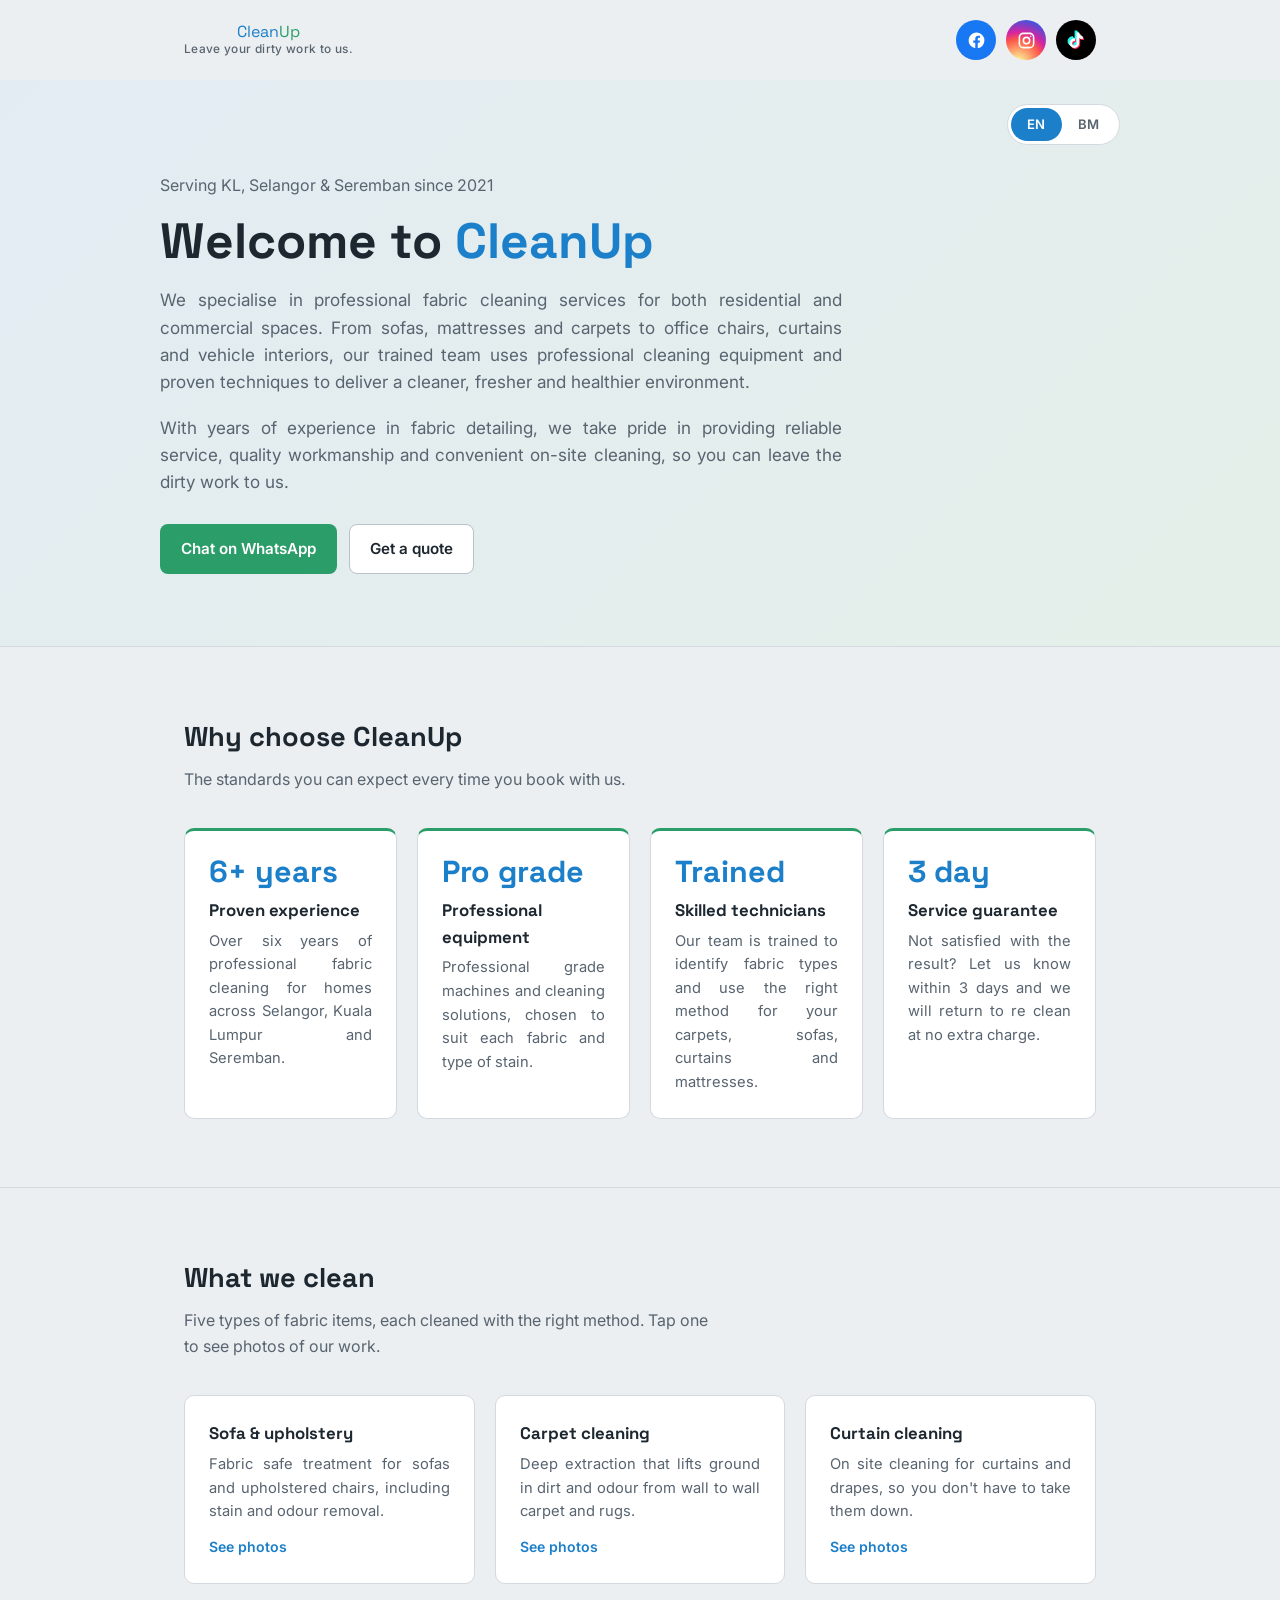
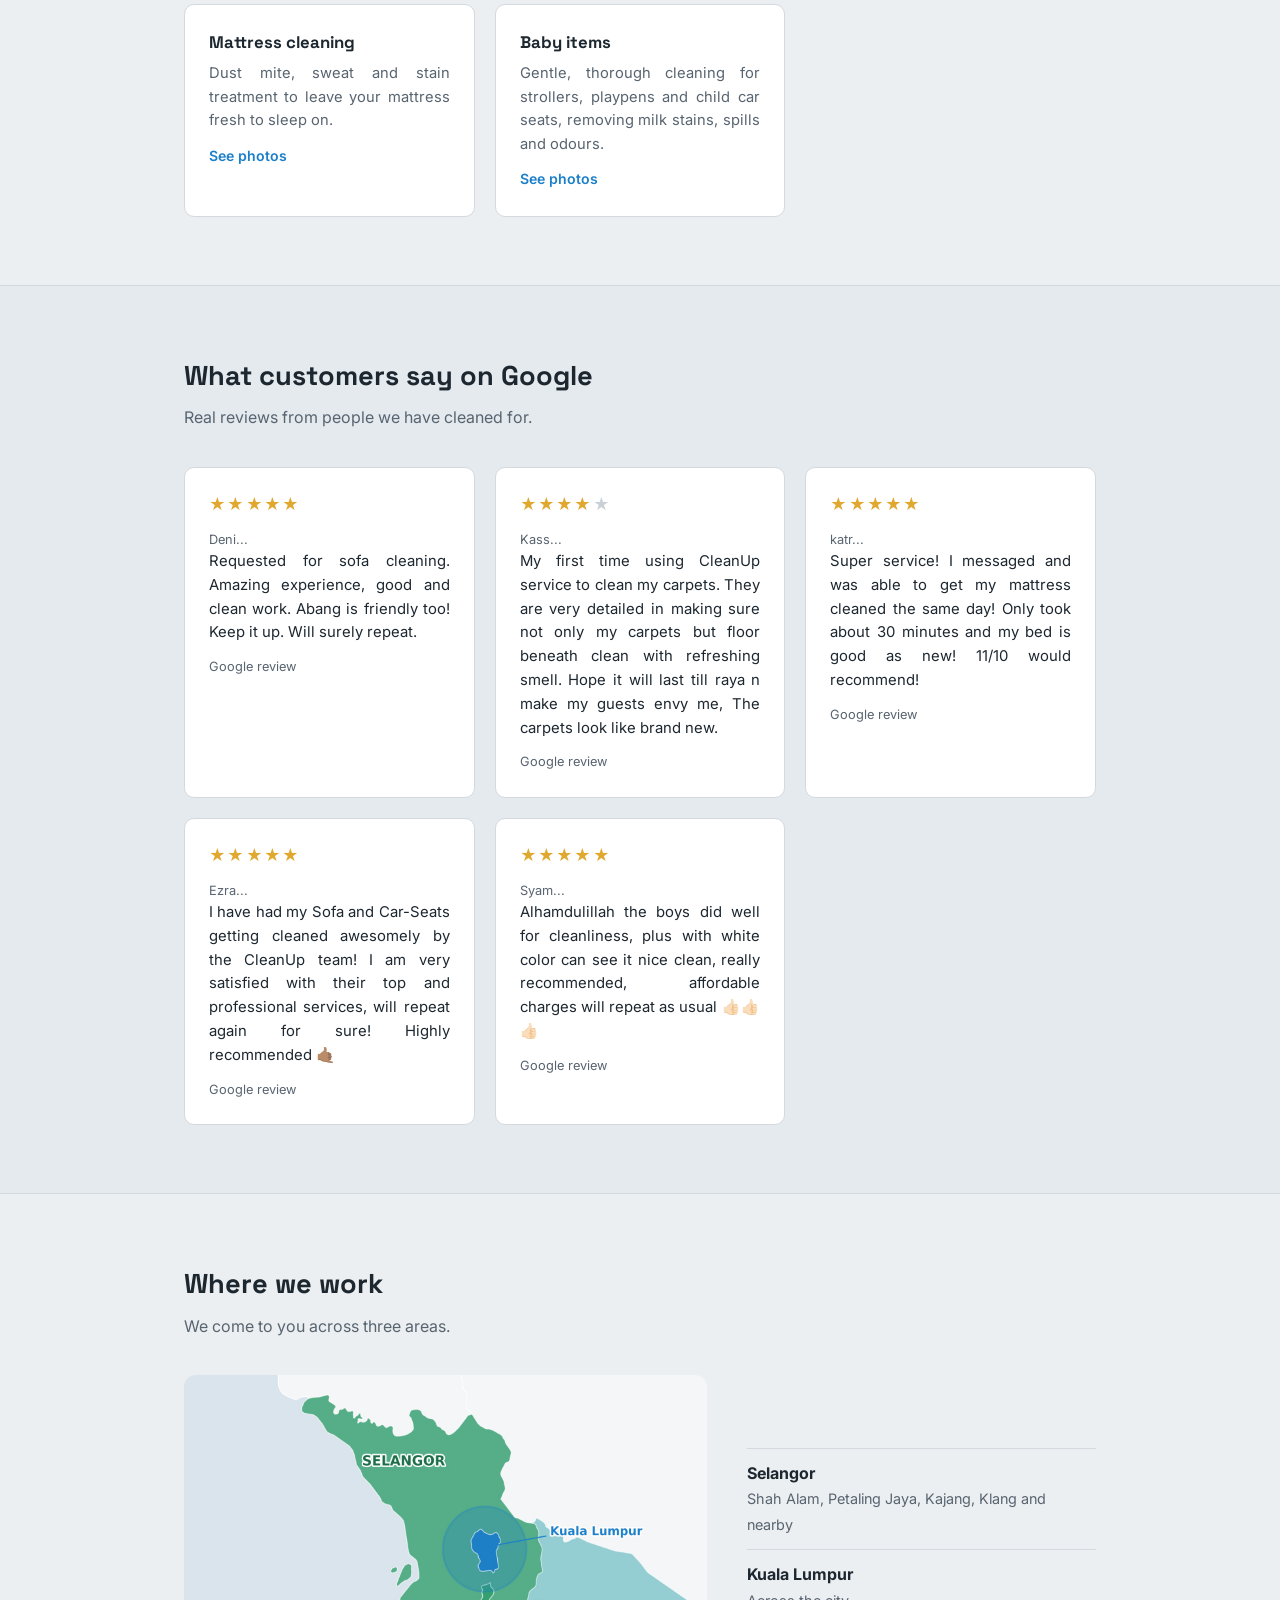
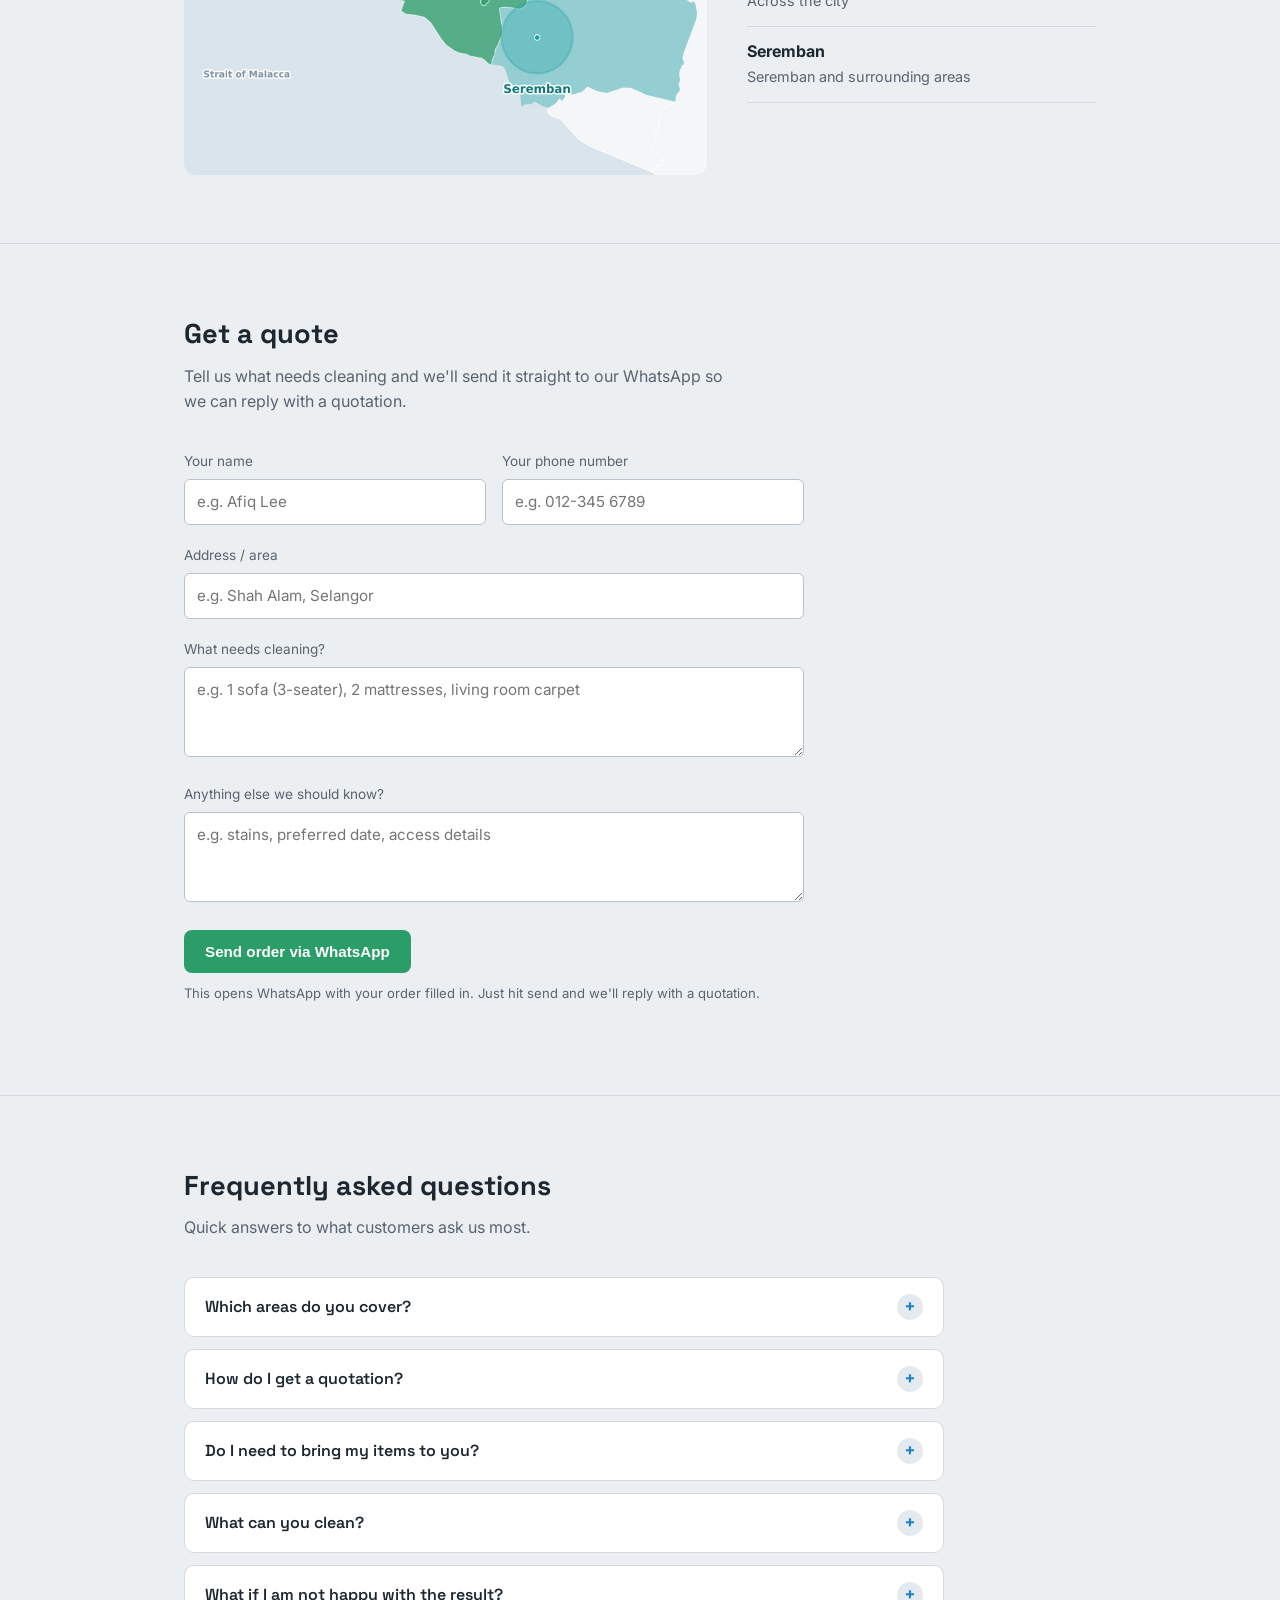
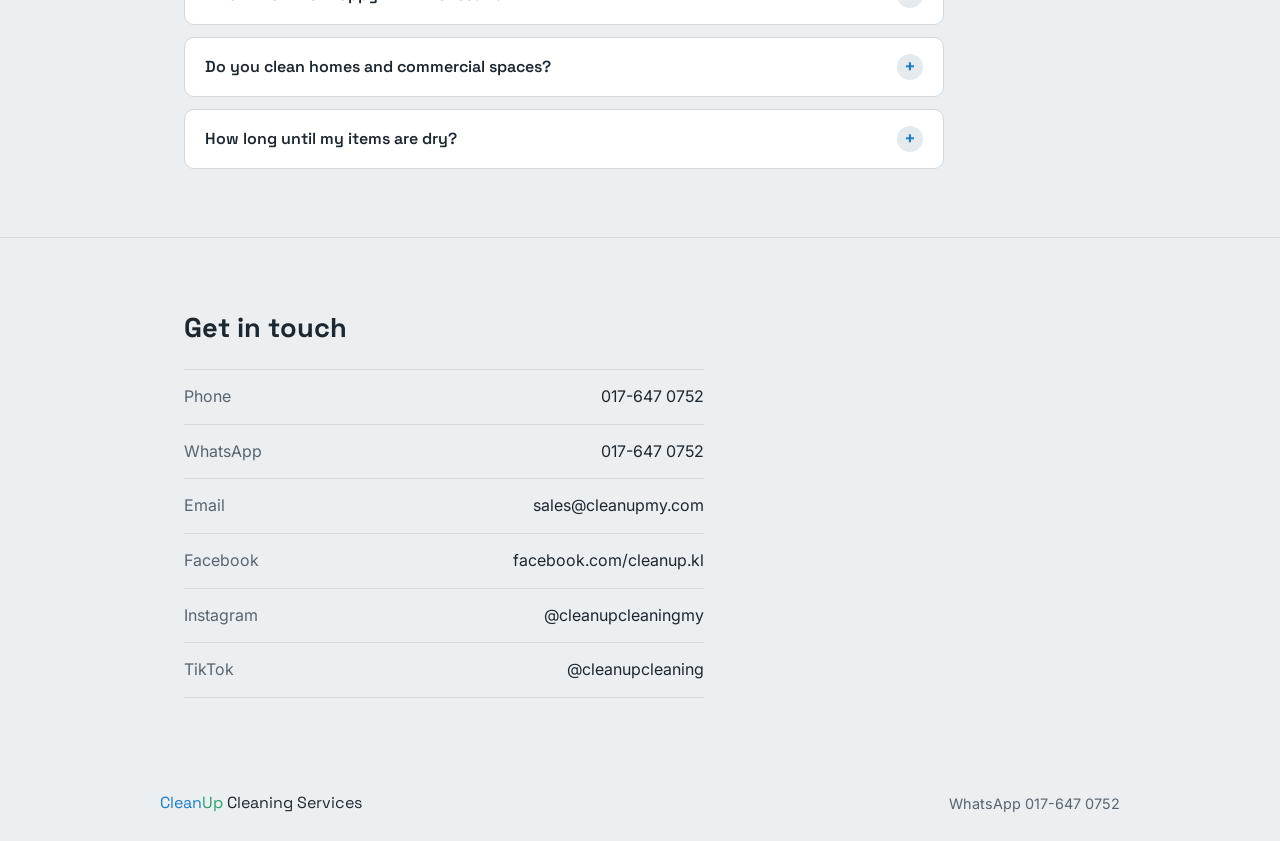
<file: index.html>
<!DOCTYPE html>
<html lang="en">

<head>
  <meta charset="UTF-8">
  <meta name="viewport" content="width=device-width, initial-scale=1, viewport-fit=cover">
  <title>CleanUp Cleaning Services</title>
  <link rel="preconnect" href="https://fonts.googleapis.com">
  <link rel="preconnect" href="https://fonts.gstatic.com" crossorigin>
  <link
    href="https://fonts.googleapis.com/css2?family=Space+Grotesk:wght@500;600;700&family=Inter:wght@400;500;600&display=swap"
    rel="stylesheet">
  <link rel="stylesheet" href="style.css">
</head>

<body>
  <header class="nav">
    <a class="logo" href="index.html">
      <span class="logo-text"><span>Clean</span><span>Up</span></span>
      <small class="tagline" data-i18n="tagline">Leave your dirty work to us.</small>
    </a>
    <nav class="social" aria-label="Social media">
      <a class="fb" href="https://www.facebook.com/cleanup.kl/" target="_blank" rel="noopener"
        aria-label="Facebook"><svg viewBox="0 0 24 24">
          <path
            d="M22 12a10 10 0 1 0-11.56 9.88v-6.99H7.9V12h2.54V9.8c0-2.5 1.49-3.89 3.78-3.89 1.09 0 2.24.2 2.24.2v2.46h-1.26c-1.24 0-1.63.77-1.63 1.56V12h2.78l-.44 2.89h-2.34v6.99A10 10 0 0 0 22 12z" />
        </svg></a>
      <a class="ig" href="https://www.instagram.com/cleanupcleaningmy" target="_blank" rel="noopener"
        aria-label="Instagram"><svg class="stroke" viewBox="0 0 24 24">
          <rect x="3" y="3" width="18" height="18" rx="5" />
          <circle cx="12" cy="12" r="4" />
          <circle cx="17.3" cy="6.7" r="1" fill="currentColor" stroke="none" />
        </svg></a>
      <a class="tt" href="https://www.tiktok.com/@cleanupcleaning" target="_blank" rel="noopener"
        aria-label="TikTok"><svg viewBox="0 0 24 24">
          <path
            d="M19.6 6.8a4.8 4.8 0 0 1-3-1.6A4.8 4.8 0 0 1 15.4 2h-3.3v13.4a2.8 2.8 0 1 1-2-2.7V9.3a6.1 6.1 0 1 0 5.3 6V8.7a8 8 0 0 0 4.6 1.5V6.8z" />
        </svg></a>
    </nav>
  </header>

  <section class="hero">
    <div class="hero-inner">
      <div class="lang-wrap">
        <div class="lang-switch" role="group" aria-label="Language">
          <button type="button" class="lang-btn active" data-lang="en" aria-pressed="true">EN</button>
          <button type="button" class="lang-btn" data-lang="ms" aria-pressed="false">BM</button>
        </div>
      </div>

      <p class="kicker" data-i18n="kicker">Serving KL, Selangor &amp; Seremban since 2021</p>
      <h1 data-i18n="h1">Welcome to <em>CleanUp</em></h1>

      <p class="lead" data-i18n="lead1">
        We specialise in professional fabric cleaning services for both residential
        and commercial spaces. From sofas, mattresses and carpets to office chairs, curtains and
        vehicle interiors, our trained team uses professional cleaning equipment and proven
        techniques to deliver a cleaner, fresher and healthier environment.
      </p>
      <p class="lead" data-i18n="lead2">
        With years of experience in fabric detailing, we take pride in providing reliable service,
        quality workmanship and convenient on-site cleaning, so you can leave the dirty work to us.
      </p>

      <div class="cta-row">
        <a class="btn btn-primary" href="https://wa.me/60176470752" target="_blank" rel="noopener"
          data-i18n="btn_wa">Chat on WhatsApp</a>
        <a class="btn btn-outline" href="#quote" data-i18n="btn_quote">Get a quote</a>
      </div>
    </div>
  </section>

  <section class="block">
    <div class="wrap">
      <h2 data-i18n="why_h">Why choose CleanUp</h2>
      <p class="sub" data-i18n="why_sub">The standards you can expect every time you book with us.</p>
      <div class="grid why">
        <div class="card">
          <div class="big" data-i18n="why1_big">6+ years</div>
          <h3 data-i18n="why1_h">Proven experience</h3>
          <p data-i18n="why1_p">Over six years of professional fabric cleaning for homes across Selangor, Kuala Lumpur
            and Seremban.</p>
        </div>
        <div class="card">
          <div class="big" data-i18n="why2_big">Pro grade</div>
          <h3 data-i18n="why2_h">Professional equipment</h3>
          <p data-i18n="why2_p">Professional grade machines and cleaning solutions, chosen to suit each fabric and type
            of stain.</p>
        </div>
        <div class="card">
          <div class="big" data-i18n="why3_big">Trained</div>
          <h3 data-i18n="why3_h">Skilled technicians</h3>
          <p data-i18n="why3_p">Our team is trained to identify fabric types and use the right method for your carpets,
            sofas, curtains and
            mattresses.</p>
        </div>
        <div class="card">
          <div class="big" data-i18n="why4_big">3 day</div>
          <h3 data-i18n="why4_h">Service guarantee</h3>
          <p data-i18n="why4_p">Not satisfied with the result? Let us know within 3 days and we will return to re clean
            at no extra charge.
          </p>
        </div>
      </div>
    </div>
  </section>

  <section class="block" id="services">
    <div class="wrap">
      <h2 data-i18n="svc_h">What we clean</h2>
      <p class="sub" data-i18n="svc_sub">Five types of fabric items, each cleaned with the right method. Tap one to see
        photos of our work.</p>
      <div class="grid">
        <a class="card" href="sofa.html">
          <h3 data-i18n="sofa_h">Sofa &amp; upholstery</h3>
          <p data-i18n="sofa_p">Fabric safe treatment for sofas and upholstered chairs, including stain and odour
            removal.</p><span class="more" data-i18n="see_photos">See photos</span>
        </a>
        <a class="card" href="carpet.html">
          <h3 data-i18n="carpet_h">Carpet cleaning</h3>
          <p data-i18n="carpet_p">Deep extraction that lifts ground in dirt and odour from wall to wall carpet and rugs.
          </p><span class="more" data-i18n="see_photos">See photos</span>
        </a>
        <a class="card" href="curtain.html">
          <h3 data-i18n="curtain_h">Curtain cleaning</h3>
          <p data-i18n="curtain_p">On site cleaning for curtains and drapes, so you don't have to take them down.</p>
          <span class="more" data-i18n="see_photos">See photos</span>
        </a>
        <a class="card" href="mattress.html">
          <h3 data-i18n="mattress_h">Mattress cleaning</h3>
          <p data-i18n="mattress_p">Dust mite, sweat and stain treatment to leave your mattress fresh to sleep on.</p>
          <span class="more" data-i18n="see_photos">See photos</span>
        </a>
        <a class="card" href="baby.html">
          <h3 data-i18n="baby_h">Baby items</h3>
          <p data-i18n="baby_p">Gentle, thorough cleaning for strollers, playpens and child car seats, removing milk
            stains, spills and odours.</p><span class="more" data-i18n="see_photos">See photos</span>
        </a>
      </div>
    </div>
  </section>

  <section class="block" style="background:#e4eaee">
    <div class="wrap">
      <h2 data-i18n="rev_h">What customers say on Google</h2>
      <p class="sub" data-i18n="rev_sub">Real reviews from people we have cleaned for.</p>
      <div class="grid reviews">
        <div class="card review">
          <div class="stars" role="img" aria-label="5 out of 5 stars">★★★★★</div>
          <div class="src">Deni...</div>
          <p>Requested for sofa cleaning. Amazing experience, good and clean work. Abang is friendly too! Keep it up.
            Will surely repeat.</p>
          <div class="src" data-i18n="src">Google review</div>
        </div>
        <div class="card review">
          <div class="stars" role="img" aria-label="4 out of 5 stars">★★★★<span class="off">★</span></div>
          <div class="src">Kass...</div>
          <p>My first time using CleanUp service to clean my carpets. They are very detailed in making sure not only my
            carpets but floor beneath clean with refreshing smell. Hope it will last till raya n make my guests envy me,
            The carpets look like brand new.</p>
          <div class="src" data-i18n="src">Google review</div>
        </div>
        <div class="card review">
          <div class="stars" role="img" aria-label="5 out of 5 stars">★★★★★</div>
          <div class="src">katr...</div>
          <p>Super service! I messaged and was able to get my mattress cleaned the same day! Only took about 30 minutes
            and my bed is good as new! 11/10 would recommend!</p>
          <div class="src" data-i18n="src">Google review</div>
        </div>
        <div class="card review">
          <div class="stars" role="img" aria-label="5 out of 5 stars">★★★★★</div>
          <div class="src">Ezra...</div>
          <p>I have had my Sofa and Car-Seats getting cleaned awesomely by the CleanUp team! I am very satisfied with
            their top and professional services, will repeat again for sure! Highly recommended 🤙🏽</p>
          <div class="src" data-i18n="src">Google review</div>
        </div>
        <div class="card review">
          <div class="stars" role="img" aria-label="5 out of 5 stars">★★★★★</div>
          <div class="src">Syam...</div>
          <p>Alhamdulillah the boys did well for cleanliness, plus with white color can see it nice clean, really
            recommended, affordable charges will repeat as usual 👍🏻👍🏻👍🏻</p>
          <div class="src" data-i18n="src">Google review</div>
        </div>
      </div>
    </div>
  </section>

  <section class="block">
    <div class="wrap">
      <h2 data-i18n="where_h">Where we work</h2>
      <p class="sub" data-i18n="where_sub">We come to you across three areas.</p>
      <div class="cover">
        <img class="map" src="images/coverage-map.jpg"
          alt="Map of our coverage areas: Selangor, Kuala Lumpur and Seremban" loading="lazy">
        <ul class="areas">
          <li><b data-i18n="area1_b">Selangor</b><span data-i18n="area1_s">Shah Alam, Petaling Jaya, Kajang, Klang and
              nearby</span></li>
          <li><b data-i18n="area2_b">Kuala Lumpur</b><span data-i18n="area2_s">Across the city</span></li>
          <li><b data-i18n="area3_b">Seremban</b><span data-i18n="area3_s">Seremban and surrounding areas</span></li>
        </ul>
      </div>
    </div>
  </section>

  <section class="block" id="quote">
    <div class="wrap">
      <h2 data-i18n="quote_h">Get a quote</h2>
      <p class="sub" data-i18n="quote_sub">Tell us what needs cleaning and we'll send it straight to our WhatsApp so we
        can reply with a
        quotation.</p>
      <div class="order-form">
        <div class="field-row">
          <div class="field"><label for="ord-name" data-i18n="f_name">Your name</label><input type="text" id="ord-name"
              placeholder="e.g. Afiq Lee" data-i18n-ph="ph_name"></div>
          <div class="field"><label for="ord-phone" data-i18n="f_phone">Your phone number</label><input type="tel"
              id="ord-phone" placeholder="e.g. 012-345 6789" data-i18n-ph="ph_phone"></div>
        </div>
        <div class="field"><label for="ord-area" data-i18n="f_area">Address / area</label><input type="text"
            id="ord-area" placeholder="e.g. Shah Alam, Selangor" data-i18n-ph="ph_area"></div>
        <div class="field"><label for="ord-items" data-i18n="f_items">What needs cleaning?</label><textarea
            id="ord-items" placeholder="e.g. 1 sofa (3-seater), 2 mattresses, living room carpet"
            data-i18n-ph="ph_items"></textarea></div>
        <div class="field"><label for="ord-notes" data-i18n="f_notes">Anything else we should know?</label><textarea
            id="ord-notes" placeholder="e.g. stains, preferred date, access details" data-i18n-ph="ph_notes"></textarea>
        </div>
        <div><button type="button" class="btn btn-primary" id="ord-submit" data-i18n="f_submit">Send order via
            WhatsApp</button>
          <p class="order-note" data-i18n="f_note">This opens WhatsApp with your order filled in. Just hit send and
            we'll reply with a
            quotation.</p>
          <p class="form-status" id="ord-status" role="status"></p>
        </div>
      </div>
    </div>
  </section>

  <section class="block" id="faq">
    <div class="wrap">
      <h2 data-i18n="faq_h">Frequently asked questions</h2>
      <p class="sub" data-i18n="faq_sub">Quick answers to what customers ask us most.</p>
      <div class="faq">
        <details class="faq-item">
          <summary data-i18n="faq1_q">Which areas do you cover?</summary>
          <p data-i18n="faq1_a">We serve Selangor (including Shah Alam, Petaling Jaya, Kajang and Klang), Kuala Lumpur
            and Seremban, along with nearby areas.</p>
        </details>
        <details class="faq-item">
          <summary data-i18n="faq2_q">How do I get a quotation?</summary>
          <p data-i18n="faq2_a">Fill in the quote form above, or message us on WhatsApp, and tell us what needs
            cleaning. We will reply with a quotation.</p>
        </details>
        <details class="faq-item">
          <summary data-i18n="faq3_q">Do I need to bring my items to you?</summary>
          <p data-i18n="faq3_a">No. We come to you and clean on site, so your sofas, mattresses, carpets and curtains
            stay where they are.</p>
        </details>
        <details class="faq-item">
          <summary data-i18n="faq4_q">What can you clean?</summary>
          <p data-i18n="faq4_a">Carpets and rugs, sofas and upholstered chairs, curtains, mattresses, and baby items
            such as strollers, playpens and child car seats. We also clean office chairs and vehicle interiors.</p>
        </details>
        <details class="faq-item">
          <summary data-i18n="faq5_q">What if I am not happy with the result?</summary>
          <p data-i18n="faq5_a">Let us know within 3 days and we will return to re clean at no extra charge.</p>
        </details>
        <details class="faq-item">
          <summary data-i18n="faq6_q">Do you clean homes and commercial spaces?</summary>
          <p data-i18n="faq6_a">Yes. We clean fabric items for both residential and commercial customers, including
            offices.</p>
        </details>
        <details class="faq-item">
          <summary data-i18n="faq7_q">How long until my items are dry?</summary>
          <p data-i18n="faq7_a">It depends on the fabric, the item and how well the room is ventilated. We will advise
            you on drying time after the cleaning.</p>
        </details>
      </div>
    </div>
  </section>

  <section class="block" style="border-bottom:0">
    <div class="wrap">
      <h2 style="margin-bottom:20px" data-i18n="touch_h">Get in touch</h2>
      <ul class="contact-list">
        <li><span class="label" data-i18n="c_phone">Phone</span><a href="tel:0176470752">017-647 0752</a></li>
        <li><span class="label">WhatsApp</span><a href="https://wa.me/60176470752" target="_blank"
            rel="noopener">017-647 0752</a></li>
        <li><span class="label" data-i18n="c_email">Email</span><a
            href="mailto:sales@cleanupmy.com">sales@cleanupmy.com</a></li>
        <li><span class="label">Facebook</span><a href="https://www.facebook.com/cleanup.kl/" target="_blank"
            rel="noopener">facebook.com/cleanup.kl</a></li>
        <li><span class="label">Instagram</span><a href="https://www.instagram.com/cleanupcleaningmy" target="_blank"
            rel="noopener">@cleanupcleaningmy</a></li>
        <li><span class="label">TikTok</span><a href="https://www.tiktok.com/@cleanupcleaning" target="_blank"
            rel="noopener">@cleanupcleaning</a></li>
      </ul>
    </div>
  </section>
  <footer>
    <div class="footer-inner"><span class="logo" style="font-size:1rem"><span>Clean</span><span>Up</span> Cleaning
        Services</span><a href="https://wa.me/60176470752" target="_blank" rel="noopener">WhatsApp 017-647 0752</a>
    </div>
  </footer>
  <script>
    /* ---------- Language switch (English default, Bahasa Melayu) ---------- */
    var MS = {
      tagline: 'Serahkan kerja kotor kepada kami.',
      kicker: 'Berkhidmat di KL, Selangor &amp; Seremban sejak 2021',
      h1: 'Selamat datang ke <em>CleanUp</em>',
      lead1: 'Kami mengkhusus dalam perkhidmatan pencucian fabrik profesional untuk premis kediaman dan komersial. Daripada sofa, tilam dan permaidani kepada kerusi pejabat, langsir dan bahagian dalam kenderaan, pasukan terlatih kami menggunakan peralatan pencucian profesional dan teknik yang terbukti untuk menghasilkan persekitaran yang lebih bersih, segar dan sihat.',
      lead2: 'Dengan pengalaman bertahun-tahun dalam pencucian fabrik terperinci, kami berbangga menyediakan perkhidmatan yang boleh dipercayai, hasil kerja berkualiti dan pencucian di lokasi yang mudah, supaya anda boleh serahkan kerja kotor kepada kami.',
      btn_wa: 'Hubungi kami di WhatsApp',
      btn_quote: 'Dapatkan sebut harga',
      why_h: 'Mengapa pilih CleanUp',
      why_sub: 'Piawaian yang anda boleh jangkakan setiap kali anda menempah dengan kami.',
      why1_big: '6+ tahun', why1_h: 'Pengalaman terbukti',
      why1_p: 'Lebih enam tahun pencucian fabrik profesional untuk rumah di seluruh Selangor, Kuala Lumpur dan Seremban.',
      why2_big: 'Gred pro', why2_h: 'Peralatan profesional',
      why2_p: 'Mesin dan bahan pencuci bergred profesional, dipilih mengikut jenis fabrik dan kotoran.',
      why3_big: 'Terlatih', why3_h: 'Juruteknik mahir',
      why3_p: 'Pasukan kami dilatih mengenal pasti jenis fabrik dan menggunakan kaedah yang sesuai untuk permaidani, sofa, langsir dan tilam anda.',
      why4_big: '3 hari', why4_h: 'Jaminan perkhidmatan',
      why4_p: 'Tidak berpuas hati dengan hasilnya? Maklumkan kepada kami dalam tempoh 3 hari dan kami akan datang semula untuk mencuci semula tanpa caj tambahan.',
      svc_h: 'Apa yang kami cuci',
      svc_sub: 'Lima jenis barangan fabrik, setiap satu dicuci dengan kaedah yang sesuai. Tekan salah satu untuk melihat foto hasil kerja kami.',
      carpet_h: 'Pencucian permaidani',
      carpet_p: 'Penyedutan mendalam yang mengangkat kotoran dan bau daripada permaidani dinding ke dinding dan hamparan.',
      sofa_h: 'Sofa &amp; upholsteri',
      sofa_p: 'Rawatan selamat untuk fabrik bagi sofa dan kerusi berupholsteri, termasuk penyingkiran kotoran dan bau.',
      curtain_h: 'Pencucian langsir',
      curtain_p: 'Pencucian di lokasi untuk langsir dan tirai, jadi anda tidak perlu menanggalkannya.',
      mattress_h: 'Pencucian tilam',
      mattress_p: 'Rawatan hama debu, peluh dan kotoran untuk memastikan tilam anda segar untuk tidur.',
      baby_h: 'Barangan bayi',
      baby_p: 'Pencucian lembut dan menyeluruh untuk kereta sorong, pagar permainan dan tempat duduk kereta kanak-kanak, membuang kesan susu, tumpahan dan bau.',
      see_photos: 'Lihat foto',
      rev_h: 'Kata pelanggan di Google',
      rev_sub: 'Ulasan sebenar daripada pelanggan yang pernah kami layani.',
      src: 'Ulasan Google',
      where_h: 'Kawasan perkhidmatan kami',
      where_sub: 'Kami datang kepada anda di tiga kawasan.',
      area1_b: 'Selangor', area1_s: 'Shah Alam, Petaling Jaya, Kajang, Klang dan kawasan berhampiran',
      area2_b: 'Kuala Lumpur', area2_s: 'Seluruh bandar',
      area3_b: 'Seremban', area3_s: 'Seremban dan kawasan sekitarnya',
      quote_h: 'Dapatkan sebut harga',
      quote_sub: 'Beritahu kami apa yang perlu dicuci dan kami akan hantar terus ke WhatsApp kami supaya kami boleh membalas dengan sebut harga.',
      f_name: 'Nama anda', f_phone: 'Nombor telefon anda', f_area: 'Alamat / kawasan',
      f_items: 'Apa yang perlu dicuci?', f_notes: 'Ada apa-apa lagi yang perlu kami tahu?',
      ph_name: 'cth. Afiq Lee', ph_phone: 'cth. 012-345 6789', ph_area: 'cth. Shah Alam, Selangor',
      ph_items: 'cth. 1 sofa (3 tempat duduk), 2 tilam, permaidani ruang tamu',
      ph_notes: 'cth. kesan kotoran, tarikh pilihan, butiran akses',
      f_submit: 'Hantar pesanan melalui WhatsApp',
      f_note: 'Ini akan membuka WhatsApp dengan pesanan anda telah diisi. Tekan hantar sahaja dan kami akan membalas dengan sebut harga.',
      faq_h: 'Soalan lazim',
      faq_sub: 'Jawapan pantas kepada soalan yang paling kerap ditanya pelanggan.',
      faq1_q: 'Kawasan mana yang anda liputi?',
      faq1_a: 'Kami berkhidmat di Selangor (termasuk Shah Alam, Petaling Jaya, Kajang dan Klang), Kuala Lumpur dan Seremban, serta kawasan berhampiran.',
      faq2_q: 'Bagaimana untuk mendapatkan sebut harga?',
      faq2_a: 'Isi borang sebut harga di atas, atau mesej kami di WhatsApp, dan beritahu apa yang perlu dicuci. Kami akan membalas dengan sebut harga.',
      faq3_q: 'Adakah saya perlu membawa barangan saya kepada anda?',
      faq3_a: 'Tidak perlu. Kami datang kepada anda dan mencuci di lokasi, jadi sofa, tilam, permaidani dan langsir anda kekal di tempatnya.',
      faq4_q: 'Apa yang boleh anda cuci?',
      faq4_a: 'Permaidani dan hamparan, sofa dan kerusi berupholsteri, langsir, tilam, dan barangan bayi seperti kereta sorong, pagar permainan dan tempat duduk kereta kanak-kanak. Kami juga mencuci kerusi pejabat dan bahagian dalam kenderaan.',
      faq5_q: 'Bagaimana jika saya tidak berpuas hati dengan hasilnya?',
      faq5_a: 'Maklumkan kepada kami dalam tempoh 3 hari dan kami akan datang semula untuk mencuci semula tanpa caj tambahan.',
      faq6_q: 'Adakah anda mencuci rumah dan premis komersial?',
      faq6_a: 'Ya. Kami mencuci barangan fabrik untuk pelanggan kediaman dan komersial, termasuk pejabat.',
      faq7_q: 'Berapa lama masa untuk barangan saya kering?',
      faq7_a: 'Ia bergantung pada fabrik, barangan dan pengudaraan bilik. Kami akan memaklumkan anggaran masa pengeringan selepas pencucian.',
      touch_h: 'Hubungi kami', c_phone: 'Telefon', c_email: 'Emel'
    };
    var STATUS = {
      en: { need: 'Please fill in your name and phone number.', items: 'Please tell us what needs cleaning.', open: 'Opening WhatsApp…', head: 'New order from the website:', n: 'Name: ', p: 'Phone: ', a: 'Area: ', i: 'Items: ', o: 'Notes: ' },
      ms: { need: 'Sila isi nama dan nombor telefon anda.', items: 'Sila beritahu kami apa yang perlu dicuci.', open: 'Membuka WhatsApp…', head: 'Pesanan baharu dari laman web:', n: 'Nama: ', p: 'Telefon: ', a: 'Kawasan: ', i: 'Barangan: ', o: 'Nota: ' }
    };
    var lang = 'en';
    var nodes = document.querySelectorAll('[data-i18n]');
    var phNodes = document.querySelectorAll('[data-i18n-ph]');
    var EN = {};
    nodes.forEach(function (el) { var k = el.getAttribute('data-i18n'); if (!(k in EN)) EN[k] = el.innerHTML; });
    phNodes.forEach(function (el) { var k = el.getAttribute('data-i18n-ph'); EN[k] = el.getAttribute('placeholder'); });

    function setLang(l) {
      lang = l === 'ms' ? 'ms' : 'en';
      var dict = lang === 'ms' ? MS : EN;
      nodes.forEach(function (el) { var k = el.getAttribute('data-i18n'); if (dict[k] !== undefined) el.innerHTML = dict[k]; });
      phNodes.forEach(function (el) { var k = el.getAttribute('data-i18n-ph'); if (dict[k] !== undefined) el.setAttribute('placeholder', dict[k]); });
      document.documentElement.lang = lang === 'ms' ? 'ms' : 'en';
      document.querySelectorAll('.lang-btn').forEach(function (b) {
        var on = b.getAttribute('data-lang') === lang;
        b.classList.toggle('active', on);
        b.setAttribute('aria-pressed', on ? 'true' : 'false');
      });
      document.getElementById('ord-status').textContent = '';
      try { localStorage.setItem('cleanup-lang', lang); } catch (e) { }
    }
    document.querySelectorAll('.lang-btn').forEach(function (b) {
      b.addEventListener('click', function () { setLang(b.getAttribute('data-lang')); });
    });
    try { var saved = localStorage.getItem('cleanup-lang'); if (saved === 'ms') setLang('ms'); } catch (e) { }

    /* ---------- Quote form -> WhatsApp ---------- */
    document.getElementById('ord-submit').addEventListener('click', function () {
      var T = STATUS[lang];
      var v = function (id) { return document.getElementById(id).value.trim() };
      var st = document.getElementById('ord-status'); st.classList.remove('error');
      var name = v('ord-name'), phone = v('ord-phone'), area = v('ord-area'), items = v('ord-items'), notes = v('ord-notes');
      if (!name || !phone) { st.textContent = T.need; st.classList.add('error'); return }
      if (!items) { st.textContent = T.items; st.classList.add('error'); return }
      var l = [T.head, T.n + name, T.p + phone];
      if (area) l.push(T.a + area); l.push(T.i + items); if (notes) l.push(T.o + notes);
      st.textContent = T.open;
      window.open('https://wa.me/60176470752?text=' + encodeURIComponent(l.join('\n')), '_blank', 'noopener');
    });
  </script>
</body>

</html>
</file>
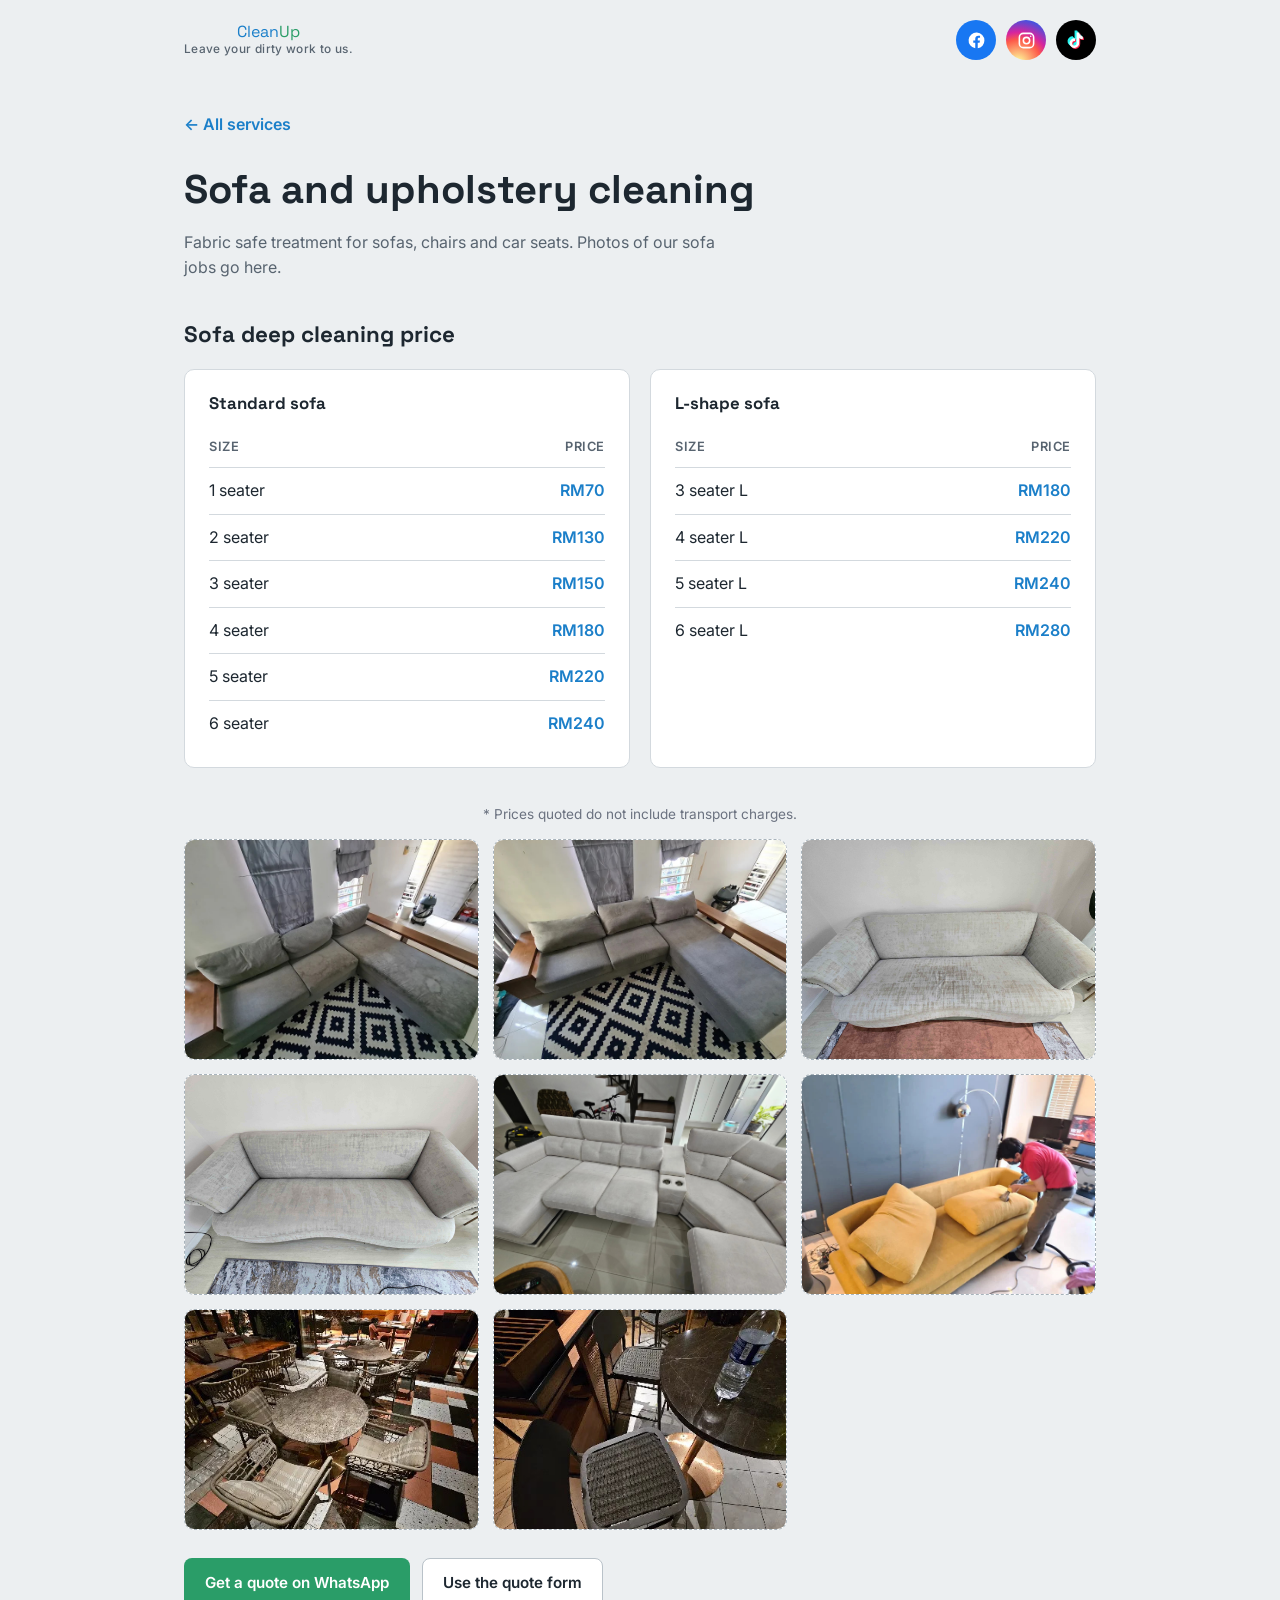
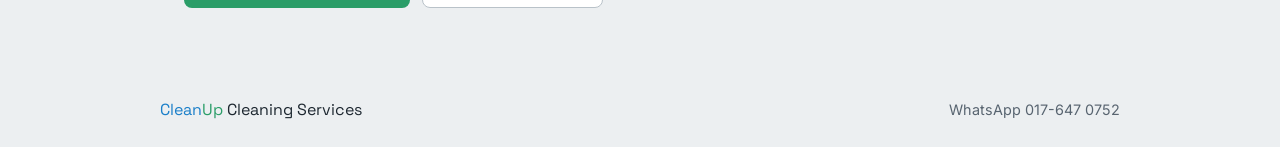
<file: sofa.html>
<!DOCTYPE html>
<html lang="en">

<head>
    <meta charset="UTF-8">
    <meta name="viewport" content="width=device-width, initial-scale=1, viewport-fit=cover">
    <title>Sofa and upholstery cleaning | CleanUp Cleaning Services</title>
    <link rel="preconnect" href="https://fonts.googleapis.com">
    <link rel="preconnect" href="https://fonts.gstatic.com" crossorigin>
    <link
        href="https://fonts.googleapis.com/css2?family=Space+Grotesk:wght@500;600;700&family=Inter:wght@400;500;600&display=swap"
        rel="stylesheet">
    <link rel="stylesheet" href="style.css">
</head>

<body>
    <header class="nav">
        <a class="logo" href="index.html">
            <span class="logo-text"><span>Clean</span><span>Up</span></span>
            <small class="tagline">Leave your dirty work to us.</small>
        </a>
        <nav class="social" aria-label="Social media">
            <a class="fb" href="https://www.facebook.com/cleanup.kl/" target="_blank" rel="noopener" aria-label="Facebook"><svg
                    viewBox="0 0 24 24">
                    <path
                        d="M22 12a10 10 0 1 0-11.56 9.88v-6.99H7.9V12h2.54V9.8c0-2.5 1.49-3.89 3.78-3.89 1.09 0 2.24.2 2.24.2v2.46h-1.26c-1.24 0-1.63.77-1.63 1.56V12h2.78l-.44 2.89h-2.34v6.99A10 10 0 0 0 22 12z" />
                </svg></a>
            <a class="ig" href="https://www.instagram.com/cleanupcleaningmy" target="_blank" rel="noopener"
                aria-label="Instagram"><svg class="stroke" viewBox="0 0 24 24">
                    <rect x="3" y="3" width="18" height="18" rx="5" />
                    <circle cx="12" cy="12" r="4" />
                    <circle cx="17.3" cy="6.7" r="1" fill="currentColor" stroke="none" />
                </svg></a>
            <a class="tt" href="https://www.tiktok.com/@cleanupcleaning" target="_blank" rel="noopener" aria-label="TikTok"><svg
                    viewBox="0 0 24 24">
                    <path
                        d="M19.6 6.8a4.8 4.8 0 0 1-3-1.6A4.8 4.8 0 0 1 15.4 2h-3.3v13.4a2.8 2.8 0 1 1-2-2.7V9.3a6.1 6.1 0 1 0 5.3 6V8.7a8 8 0 0 0 4.6 1.5V6.8z" />
                </svg></a>
        </nav>
    </header>
    <main class="wrap" style="padding-top:24px;padding-bottom:64px">
        <a class="back" href="index.html#services">&larr; All services</a>
        <h1 style="font-size:clamp(1.8rem,4vw,2.5rem);margin-bottom:8px">Sofa and upholstery cleaning</h1>
        <p class="sub">Fabric safe treatment for sofas, chairs and car seats. Photos of our sofa jobs go here.</p>
        <h2 class="price-title">Sofa deep cleaning price</h2>
        <div class="price-grid">
            <div class="price-card">
                <h3>Standard sofa</h3>
                <table class="price-table">
                    <thead>
                        <tr>
                            <th scope="col">Size</th>
                            <th scope="col">Price</th>
                        </tr>
                    </thead>
                    <tbody>
                        <tr>
                            <td>1 seater</td>
                            <td>RM70</td>
                        </tr>
                        <tr>
                            <td>2 seater</td>
                            <td>RM130</td>
                        </tr>
                        <tr>
                            <td>3 seater</td>
                            <td>RM150</td>
                        </tr>
                        <tr>
                            <td>4 seater</td>
                            <td>RM180</td>
                        </tr>
                        <tr>
                            <td>5 seater</td>
                            <td>RM220</td>
                        </tr>
                        <tr>
                            <td>6 seater</td>
                            <td>RM240</td>
                        </tr>
                    </tbody>
                </table>
            </div>
            <div class="price-card">
                <h3>L-shape sofa</h3>
                <table class="price-table">
                    <thead>
                        <tr>
                            <th scope="col">Size</th>
                            <th scope="col">Price</th>
                        </tr>
                    </thead>
                    <tbody>
                        <tr>
                            <td>3 seater L</td>
                            <td>RM180</td>
                        </tr>
                        <tr>
                            <td>4 seater L</td>
                            <td>RM220</td>
                        </tr>
                        <tr>
                            <td>5 seater L</td>
                            <td>RM240</td>
                        </tr>
                        <tr>
                            <td>6 seater L</td>
                            <td>RM280</td>
                        </tr>
                    </tbody>
                </table>
            </div>
        </div>
        <p class="price-disclaimer">* Prices quoted do not include transport charges.</p>
        <div class="gallery" id="gallery"></div>
        <!-- <p class="order-note" style="margin-top:18px">Add your photos to the images folder as sofa-1.jpg, sofa-2.jpg and
            so on (up to 8). They appear here automatically.</p> -->
        <div class="cta-row" style="margin-top:28px"><a class="btn btn-primary"
                href="https://wa.me/60176470752?text=Hi%20CleanUp%2C%20I%27d%20like%20a%20quote%20for%20sofa%20cleaning"
                target="_blank" rel="noopener">Get a quote on WhatsApp</a><a class="btn btn-outline"
                href="index.html#quote">Use the quote form</a></div>
    </main>
    <footer>
        <div class="footer-inner"><span class="logo" style="font-size:1rem"><span>Clean</span><span>Up</span> Cleaning
                Services</span><a href="https://wa.me/60176470752" target="_blank" rel="noopener">WhatsApp 017-647
                0752</a></div>
    </footer>
    <script>
        (function () {
            var g = document.getElementById('gallery');
            for (var i = 1; i <= 8; i++) {
                (function (n) {
                    var s = document.createElement('div'); s.className = 'slot'; s.textContent = 'Photo placeholder sofa-' + n; g.appendChild(s);
                    var im = new Image(); im.alt = 'Sofa and upholstery cleaning photo ' + n; im.onload = function () { s.textContent = ''; s.appendChild(im) }; im.src = 'images/sofa-' + n + '.jpg'
                })(i)
            }
        })();
    </script>
</body>

</html>
</file>
<file: style.css>
:root {
    --bg: #eceff1;
    --surface: #fff;
    --line: #d3d9de;
    --text: #1d2730;
    --muted: #586470;
    --blue: #1b7fc9;
    --green: #2a9d68;
    box-sizing: border-box;
    padding-top: env(safe-area-inset-top, 0px);
    padding-bottom: env(safe-area-inset-bottom, 0px)
}

*,
*::before,
*::after {
    box-sizing: inherit
}

html {
    scroll-padding-top: env(safe-area-inset-top, 0px)
}

body {
    margin: 0;
    background: var(--bg);
    color: var(--text);
    font-family: 'Inter', -apple-system, sans-serif;
    line-height: 1.6;
    -webkit-font-smoothing: antialiased
}

h1,
h2,
h3,
.logo {
    font-family: 'Space Grotesk', 'Inter', sans-serif;
    margin: 0
}

.wrap {
    max-width: 960px;
    margin: 0 auto;
    padding: 0 24px
}

.nav {
    display: flex;
    justify-content: space-between;
    align-items: center;
    max-width: 960px;
    margin: 0 auto;
    padding: 20px 24px
}

/* Logo: "CleanUp" is centred over the tagline */
.logo {
    display: flex;
    flex-direction: column;
    align-items: center;
    text-align: center;
    line-height: 1.15;
    text-decoration: none;
}

.tagline {
    font-family: 'Inter', -apple-system, sans-serif;
    font-size: .74rem;
    font-weight: 500;
    letter-spacing: .03em;
    color: var(--muted);
    margin-top: 2px
}

@media(max-width:420px) {
    .tagline {
        font-size: .66rem
    }
}

.logo-text span:first-child {
    color: var(--blue)
}

.logo-text span:last-child {
    color: var(--green)
}

/* Social buttons in brand colours */
.social {
    display: flex;
    gap: 10px
}

.social a {
    width: 40px;
    height: 40px;
    border-radius: 50%;
    border: 0;
    display: flex;
    align-items: center;
    justify-content: center;
    color: #fff;
    transition: transform .15s ease, filter .15s ease
}

.social a:hover {
    transform: translateY(-2px);
    filter: brightness(1.1)
}

.social a.fb {
    background: #1877f2
}

.social a.ig {
    background: radial-gradient(circle at 30% 107%, #fdf497 0%, #fdf497 5%, #fd5949 45%, #d6249f 60%, #285aeb 90%)
}

.social a.tt {
    background: #000;
    color: #fff
}

.social a.tt svg {
    filter: drop-shadow(1.2px 1.2px 0 #fe2c55) drop-shadow(-1.2px -1.2px 0 #25f4ee)
}

.social svg {
    width: 19px;
    height: 19px;
    fill: currentColor
}

.social svg.stroke {
    fill: none;
    stroke: currentColor;
    stroke-width: 2
}

.hero {
    padding: 24px 24px 72px;
    border-bottom: 1px solid var(--line);
    background: linear-gradient(135deg, #e3ecf3, #e4efe9)
}

.hero-inner {
    max-width: 960px;
    margin: 0 auto
}

/* Language switch, top right of hero (directly under the social icons) */
.lang-wrap {
    display: flex;
    justify-content: flex-end;
    margin-bottom: 28px
}

.lang-switch {
    display: inline-flex;
    background: var(--surface);
    border: 1px solid var(--line);
    border-radius: 999px;
    padding: 3px
}

.lang-btn {
    border: 0;
    background: transparent;
    color: var(--muted);
    font: inherit;
    font-size: .82rem;
    font-weight: 600;
    letter-spacing: .04em;
    padding: 6px 16px;
    border-radius: 999px;
    cursor: pointer
}

.lang-btn.active {
    background: var(--blue);
    color: #fff
}

.lang-btn:focus-visible {
    outline: 2px solid var(--blue);
    outline-offset: 2px
}

.kicker {
    color: var(--muted);
    margin: 0 0 14px
}

.hero h1 {
    font-size: clamp(2rem, 5vw, 3.1rem);
    line-height: 1.12;
    max-width: 20ch;
    margin-bottom: 18px
}

.hero h1 em {
    font-style: normal;
    color: var(--blue)
}

.lead {
    color: var(--muted);
    font-size: 1.07rem;
    max-width: 62ch;
    margin: 0 0 18px;
    text-align: justify;
    text-justify: inter-word;
}

.lead:last-of-type {
    margin-bottom: 28px;
}

.cta-row {
    display: flex;
    flex-wrap: wrap;
    gap: 12px
}

.btn {
    display: inline-flex;
    align-items: center;
    padding: 12px 20px;
    border-radius: 8px;
    text-decoration: none;
    font-weight: 600;
    font-size: .95rem;
    border: 1px solid transparent;
    cursor: pointer
}

.btn-primary {
    background: var(--green);
    color: #fff
}

.btn-outline {
    border-color: #b9c2c9;
    color: var(--text);
    background: var(--surface)
}

.btn:hover {
    filter: brightness(.95)
}

section.block {
    padding: 68px 24px;
    border-bottom: 1px solid var(--line)
}

.block h2 {
    font-size: 1.7rem;
    margin-bottom: 8px
}

.sub {
    color: var(--muted);
    margin: 0 0 36px;
    max-width: 54ch
}

.grid {
    display: grid;
    grid-template-columns: repeat(auto-fit, minmax(240px, 1fr));
    gap: 20px;
}

.card {
    background: var(--surface);
    border: 1px solid var(--line);
    border-radius: 10px;
    padding: 24px;
    color: inherit;
    text-decoration: none;
    display: block
}

a.card:hover {
    border-color: var(--blue)
}

.card h3 {
    font-size: 1.05rem;
    margin-bottom: 6px
}

.card p {
    color: var(--muted);
    font-size: .92rem;
    margin: 0;
    text-align: justify;
    text-justify: inter-word;
}

.card .more {
    display: inline-block;
    margin-top: 12px;
    color: var(--blue);
    font-weight: 600;
    font-size: .88rem
}

.why {
    grid-template-columns: repeat(4, 1fr)
}

.why .card {
    border-top: 3px solid var(--green)
}

.why .big {
    font-family: 'Space Grotesk', sans-serif;
    font-size: 1.9rem;
    font-weight: 700;
    color: var(--blue);
    line-height: 1.1;
    margin-bottom: 8px
}

.reviews {
    grid-template-columns: repeat(auto-fit, minmax(270px, 1fr))
}

.review .stars {
    color: #e0a82e;
    letter-spacing: .08em;
    margin-bottom: 8px
}

.review .stars .off {
    color: #c9d0d6
}

.review p {
    color: var(--text);
    font-size: .93rem
}

.review .src {
    color: var(--muted);
    font-size: .8rem;
    margin-top: 12px
}

.cover {
    display: grid;
    grid-template-columns: 1.2fr .8fr;
    gap: 40px;
    align-items: center
}

.map {
    width: 100%;
    height: auto;
    border-radius: 12px;
    display: block;
}

.areas {
    list-style: none;
    margin: 0;
    padding: 0
}

.areas li {
    padding: 12px 0;
    border-top: 1px solid var(--line)
}

.areas li:last-child {
    border-bottom: 1px solid var(--line)
}

.areas b {
    display: block
}

.areas span {
    color: var(--muted);
    font-size: .9rem
}

.order-form {
    max-width: 620px;
    display: grid;
    gap: 20px
}

.field-row {
    display: grid;
    grid-template-columns: 1fr 1fr;
    gap: 16px
}

.field label {
    display: block;
    font-size: .85rem;
    color: var(--muted);
    margin-bottom: 6px
}

.field input,
.field textarea {
    width: 100%;
    background: var(--surface);
    border: 1px solid #b9c2c9;
    border-radius: 6px;
    padding: 10px 12px;
    color: var(--text);
    font: inherit;
    font-size: .95rem
}

.field input:focus,
.field textarea:focus {
    outline: none;
    border-color: var(--blue)
}

.field textarea {
    resize: vertical;
    min-height: 90px
}

.order-note {
    color: var(--muted);
    font-size: .82rem;
    margin: 10px 0 0
}

.form-status {
    font-size: .88rem;
    color: var(--green);
    min-height: 1.2em;
    margin: 6px 0 0
}

.form-status.error {
    color: #c2561a
}

/* FAQ */
.faq {
    max-width: 760px;
    display: grid;
    gap: 12px
}

.faq-item {
    background: var(--surface);
    border: 1px solid var(--line);
    border-radius: 10px
}

.faq-item[open] {
    border-color: var(--blue)
}

.faq-item summary {
    list-style: none;
    cursor: pointer;
    display: flex;
    justify-content: space-between;
    align-items: center;
    gap: 16px;
    padding: 16px 20px;
    font-family: 'Space Grotesk', 'Inter', sans-serif;
    font-weight: 600;
    font-size: 1rem
}

.faq-item summary::-webkit-details-marker {
    display: none
}

.faq-item summary::after {
    content: "+";
    flex: none;
    width: 26px;
    height: 26px;
    border-radius: 50%;
    background: #e4eaee;
    color: var(--blue);
    display: flex;
    align-items: center;
    justify-content: center;
    font-size: 1.2rem;
    line-height: 1
}

.faq-item[open] summary::after {
    content: "\2212";
    background: var(--blue);
    color: #fff
}

.faq-item summary:focus-visible {
    outline: 2px solid var(--blue);
    outline-offset: 2px;
    border-radius: 10px
}

.faq-item p {
    margin: 0;
    padding: 0 20px 18px;
    color: var(--muted);
    font-size: .95rem
}

.contact-list {
    list-style: none;
    margin: 0;
    padding: 0;
    max-width: 520px
}

.contact-list li {
    padding: 14px 0;
    border-top: 1px solid var(--line);
    display: flex;
    justify-content: space-between;
    gap: 16px
}

.contact-list li:last-child {
    border-bottom: 1px solid var(--line)
}

.contact-list .label {
    color: var(--muted)
}

.contact-list a {
    color: var(--text);
    text-decoration: none
}

.contact-list a:hover {
    color: var(--blue)
}

footer {
    padding: 26px 24px
}

.footer-inner {
    max-width: 960px;
    margin: 0 auto;
    display: flex;
    justify-content: space-between;
    flex-wrap: wrap;
    gap: 12px;
    align-items: center
}

footer a {
    color: var(--muted);
    text-decoration: none;
    font-size: .9rem
}

.footer-inner .logo {
    display: block;
    text-align: left;
}

.footer-inner .logo span:first-child {
    color: var(--blue);
}

.footer-inner .logo span:last-child {
    color: var(--green);
}

.back {
    display: inline-block;
    margin: 8px 0 20px;
    color: var(--blue);
    text-decoration: none;
    font-weight: 600
}

.gallery {
    display: grid;
    grid-template-columns: repeat(auto-fill, minmax(260px, 1fr));
    gap: 14px
}

.slot {
    position: relative;
    aspect-ratio: 4/3;
    border: 1px dashed #a9b4bc;
    border-radius: 10px;
    background: var(--surface);
    overflow: hidden;
    display: flex;
    align-items: center;
    justify-content: center;
    text-align: center;
    padding: 12px;
    color: var(--muted);
    font-size: .85rem
}

.slot img {
    position: absolute;
    inset: 0;
    width: 100%;
    height: 100%;
    object-fit: cover
}

a:focus-visible,
button:focus-visible {
    outline: 2px solid var(--blue);
    outline-offset: 2px
}

@media(max-width:760px) {

    .grid,
    .field-row,
    .cover {
        grid-template-columns: 1fr
    }

    .why {
        grid-template-columns: 1fr 1fr
    }
}

@media(max-width:420px) {
    .why {
        grid-template-columns: 1fr
    }
}

.map {
    height: 400px;
    z-index: 0
}

.area-label {
    background: rgba(255, 255, 255, .9);
    border: 1px solid var(--line);
    border-radius: 6px;
    font-family: 'Space Grotesk', sans-serif;
    font-weight: 600;
    color: var(--text);
    box-shadow: none
}

.area-label::before {
    display: none
}

@media(max-width:760px) {
    .map {
        height: 320px
    }
}

/* Pricing tables */
.price-title {
    font-size: 1.4rem;
    margin: 0 0 16px
}

.price-grid {
    display: grid;
    grid-template-columns: repeat(auto-fit, minmax(260px, 1fr));
    gap: 20px;
    margin-bottom: 36px
}

.price-card {
    background: var(--surface);
    border: 1px solid var(--line);
    border-radius: 10px;
    padding: 20px 24px
}

.price-card h3 {
    font-size: 1.05rem;
    margin-bottom: 10px
}

.price-table {
    width: 100%;
    border-collapse: collapse
}

.price-table th,
.price-table td {
    padding: 10px 0;
    text-align: left;
    border-top: 1px solid var(--line)
}

.price-table th {
    font-size: .8rem;
    font-weight: 600;
    color: var(--muted);
    text-transform: uppercase;
    letter-spacing: .04em;
    border-top: 0
}

.price-table th:last-child,
.price-table td:last-child {
    text-align: right
}

.price-table td:last-child {
    font-weight: 600;
    color: var(--blue)
}

/* Add-ons table (multiple price columns) */
.price-card.wide {
    grid-column: 1 / -1
}

.price-scroll {
    overflow-x: auto
}

.price-table.multi th,
.price-table.multi td {
    padding-right: 12px
}

.price-table.multi th:not(:first-child),
.price-table.multi td:not(:first-child) {
    text-align: right;
    white-space: nowrap
}

.price-table.multi td:not(:first-child) {
    font-weight: 600;
    color: var(--blue)
}
.price-section {
    margin: 28px 0;
}

.price-section .price-grid {
    display: grid;
    grid-template-columns: repeat(3, 1fr);
    gap: 20px;
}

.price-section .price-card {
    aspect-ratio: 1 / 1;
    display: flex;
    flex-direction: column;
    align-items: center;
    justify-content: center;
    gap: 10px;
    padding: 20px;
    text-align: center;
    background: #f3f4f6;
    border: 2px solid #e5e7eb;
    border-radius: 20px;
}

.price-section .price-label {
    font-size: .95rem;
    font-weight: 700;
    letter-spacing: .25em;
    text-transform: uppercase;
    color: #2563eb;
}

.price-section .price-size {
    font-size: clamp(1.4rem, 3vw, 2rem);
    color: #1f2937;
}

.price-section .price-calc {
    font-size: .95rem;
    color: #6b7280;
    padding-bottom: 14px;
    border-bottom: 2px solid #d1d5db;
}

.price-section .price-amount {
    font-size: clamp(1.6rem, 3.6vw, 2.4rem);
    font-weight: 800;
    color: #16a34a;
}

.price-note {
    margin-top: 18px;
    text-align: center;
    color: #374151;
}

.price-note strong {
    color: #2563eb;
}

@media (max-width: 640px) {
    .price-section .price-grid {
        grid-template-columns: 1fr;
    }

    .price-section .price-card {
        aspect-ratio: auto;
        padding: 28px 20px;
    }
}

/* Curtain cleaning process */
.process {
    margin: 0 0 36px
}

.process h2 {
    font-size: 1.4rem;
    margin-bottom: 16px
}

.process .card h3 {
    margin-bottom: 10px
}

.process .card ol {
    margin: 0;
    padding-left: 20px;
    color: var(--muted);
    font-size: .92rem
}

.process .card li {
    margin-bottom: 6px
}

.process .card li:last-child {
    margin-bottom: 0
}

.price-disclaimer {
    margin-top: 14px;
    text-align: center;
    font-size: .85rem;
    color: #6b7280;
}
</file>
